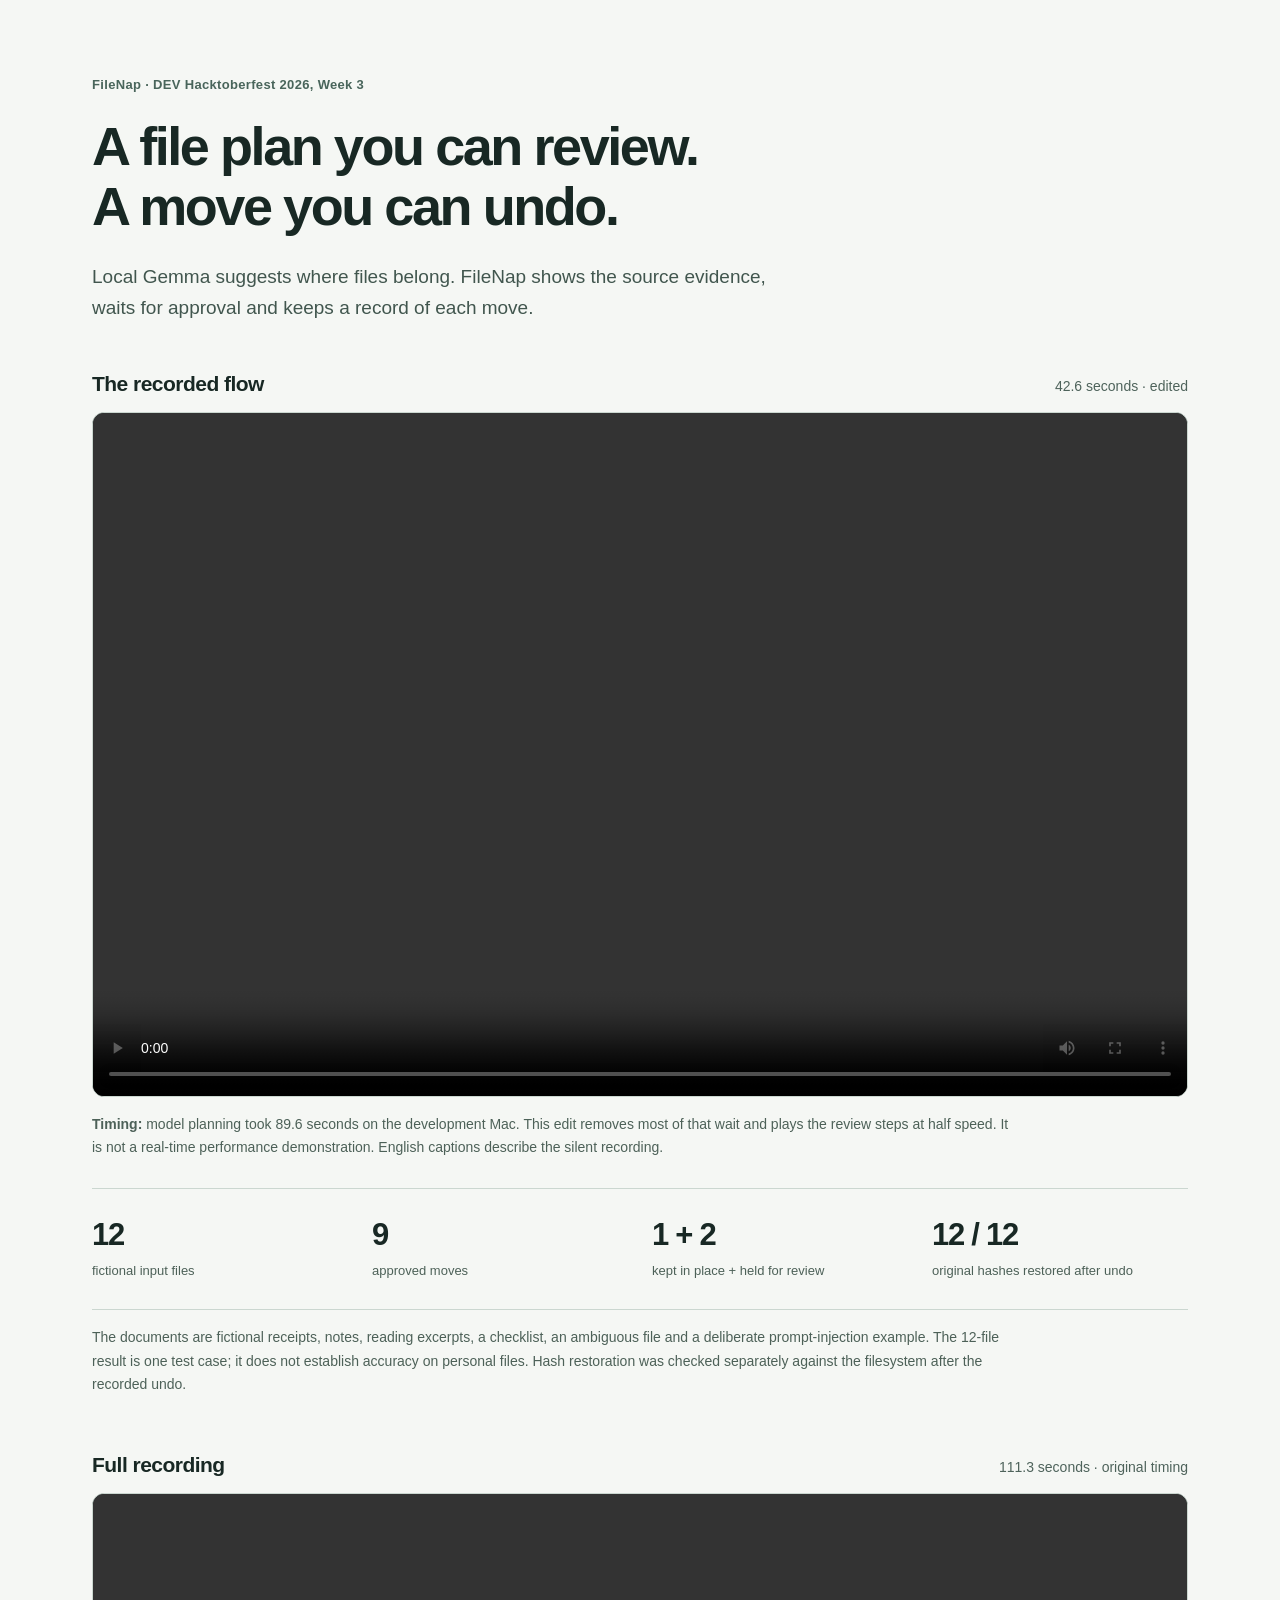
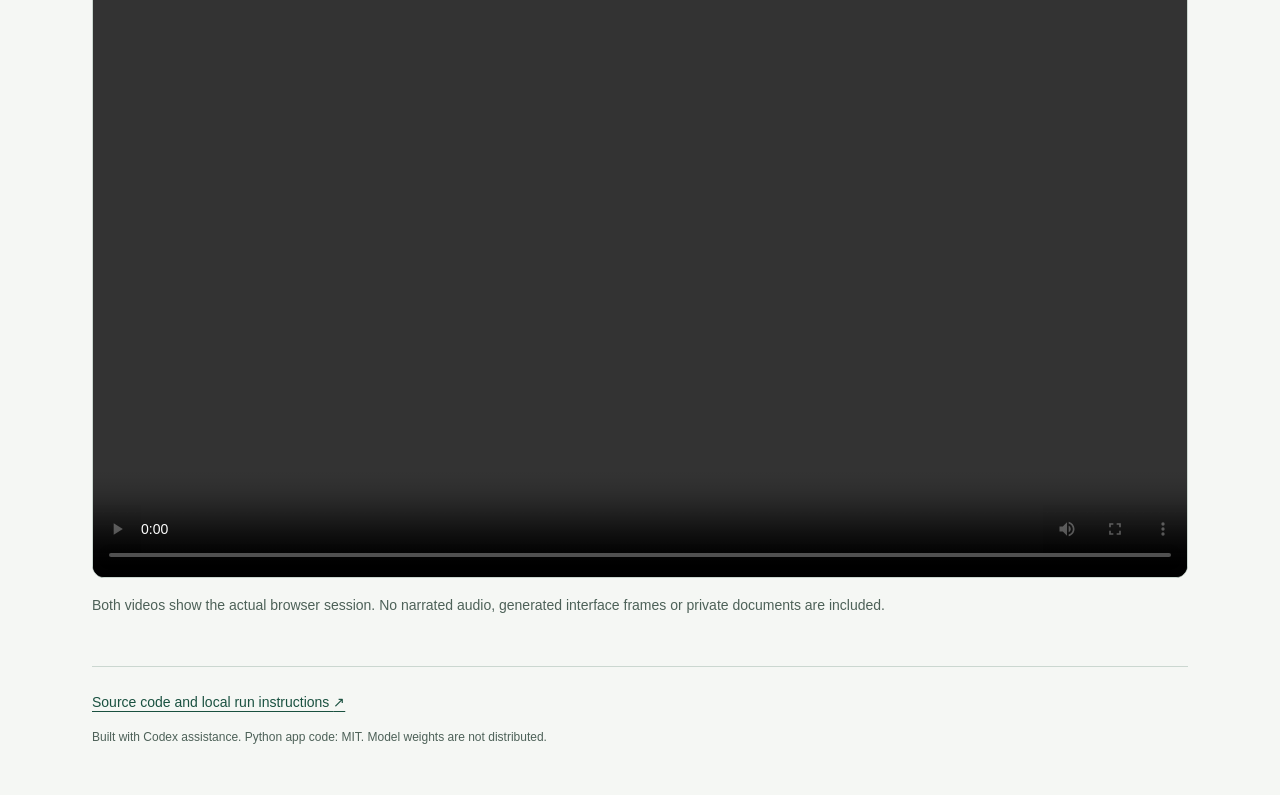
<file: docs/index.html>
<!doctype html>
<html lang="en">
<head>
  <meta charset="utf-8">
  <meta name="viewport" content="width=device-width, initial-scale=1">
  <meta name="description" content="A recorded FileNap demo: local Gemma file plans, reviewed moves and undo with fictional documents.">
  <title>FileNap — recorded local demo</title>
  <link rel="icon" href="data:,">
  <link rel="stylesheet" href="demo.css">
</head>
<body>
  <main>
    <header>
      <p class="eyebrow">FileNap · DEV Hacktoberfest 2026, Week 3</p>
      <h1>A file plan you can review.<br>A move you can undo.</h1>
      <p class="intro">Local Gemma suggests where files belong. FileNap shows the source evidence, waits for approval and keeps a record of each move.</p>
    </header>

    <section aria-labelledby="short-title">
      <div class="section-heading">
        <h2 id="short-title">The recorded flow</h2>
        <span class="duration">42.6 seconds · edited</span>
      </div>
      <video id="short-demo" controls playsinline preload="metadata" aria-describedby="edit-note demo-data">
        <source src="filenap-demo-condensed.mp4" type="video/mp4">
        <track kind="captions" src="demo-condensed.vtt" srclang="en" label="English" default>
        Your browser cannot play this video. <a href="filenap-demo-condensed.mp4">Download the edited recording</a>.
      </video>
      <p id="edit-note" class="note"><strong>Timing:</strong> model planning took 89.6 seconds on the development Mac. This edit removes most of that wait and plays the review steps at half speed. It is not a real-time performance demonstration. English captions describe the silent recording.</p>
    </section>

    <section class="results" aria-label="What happened in this recording">
      <div><strong>12</strong><span>fictional input files</span></div>
      <div><strong>9</strong><span>approved moves</span></div>
      <div><strong>1 + 2</strong><span>kept in place + held for review</span></div>
      <div><strong>12 / 12</strong><span>original hashes restored after undo</span></div>
    </section>
    <p id="demo-data" class="note">The documents are fictional receipts, notes, reading excerpts, a checklist, an ambiguous file and a deliberate prompt-injection example. The 12-file result is one test case; it does not establish accuracy on personal files. Hash restoration was checked separately against the filesystem after the recorded undo.</p>

    <section class="full" aria-labelledby="full-title">
      <div class="section-heading">
        <h2 id="full-title">Full recording</h2>
        <span class="duration">111.3 seconds · original timing</span>
      </div>
      <video id="full-demo" controls playsinline preload="metadata">
        <source src="filenap-demo-full.mp4" type="video/mp4">
        <track kind="captions" src="demo-full.vtt" srclang="en" label="English" default>
        Your browser cannot play this video. <a href="filenap-demo-full.mp4">Download the full recording</a>.
      </video>
      <p class="note">Both videos show the actual browser session. No narrated audio, generated interface frames or private documents are included.</p>
    </section>

    <footer>
      <a href="https://github.com/HyunsikParker/filenap-hf26">Source code and local run instructions <span aria-hidden="true">↗</span></a>
      <p>Built with Codex assistance. Python app code: MIT. Model weights are not distributed.</p>
    </footer>
  </main>
</body>
</html>
</file>
<file: docs/demo.css>
:root { color-scheme: light; font-family: -apple-system, BlinkMacSystemFont, "Segoe UI", sans-serif; color: #182824; background: #f5f7f4; }
* { box-sizing: border-box; }
body { margin: 0; }
main { max-width: 1160px; margin: 0 auto; padding: 64px 32px 36px; }
header { max-width: 800px; margin-bottom: 48px; }
.eyebrow { font-size: 13px; font-weight: 650; letter-spacing: .025em; color: #49655b; }
h1 { font-size: clamp(32px, 4.6vw, 54px); line-height: 1.12; letter-spacing: -.045em; margin: 24px 0; }
.intro { font-size: 19px; line-height: 1.65; max-width: 680px; color: #41564e; }
.section-heading { display: flex; justify-content: space-between; align-items: baseline; gap: 16px; margin-bottom: 16px; }
h2 { font-size: 21px; letter-spacing: -.025em; margin: 0; }
.duration { color: #4e635b; font-size: 14px; }
video { display: block; width: 100%; aspect-ratio: 8/5; background: #15221e; border-radius: 12px; border: 1px solid #cbd7d0; }
video::cue { font-size: 16px; color: #fff; background: rgba(15, 30, 24, .92); }
.note { font-size: 14px; line-height: 1.7; color: #4d6158; max-width: 920px; margin: 16px 0 0; }
.results { display: grid; grid-template-columns: repeat(4, 1fr); gap: 24px; padding: 28px 0; margin-top: 28px; border-top: 1px solid #cbd7d0; border-bottom: 1px solid #cbd7d0; }
.results strong { font-size: 31px; letter-spacing: -.04em; display: block; margin-bottom: 8px; }
.results span { color: #4d6158; font-size: 13px; line-height: 1.5; }
.full { margin-top: 56px; }
footer { margin-top: 48px; padding-top: 24px; border-top: 1px solid #cbd7d0; font-size: 14px; line-height: 1.7; }
footer p { color: #4d6158; font-size: 12px; }
a { color: #1a5140; text-underline-offset: 4px; }
a:hover { text-decoration-thickness: 2px; }
:focus-visible { outline: 3px solid #1a5140; outline-offset: 5px; }
@media (max-width: 600px) {
  main { padding: 32px 18px 24px; }
  header { margin-bottom: 32px; }
  .intro { font-size: 17px; }
  .section-heading { display: block; }
  .duration { display: block; margin-top: 8px; }
  .results { grid-template-columns: repeat(2, 1fr); gap: 24px 16px; }
  .full { margin-top: 36px; }
  video { border-radius: 8px; }
}
</file>
